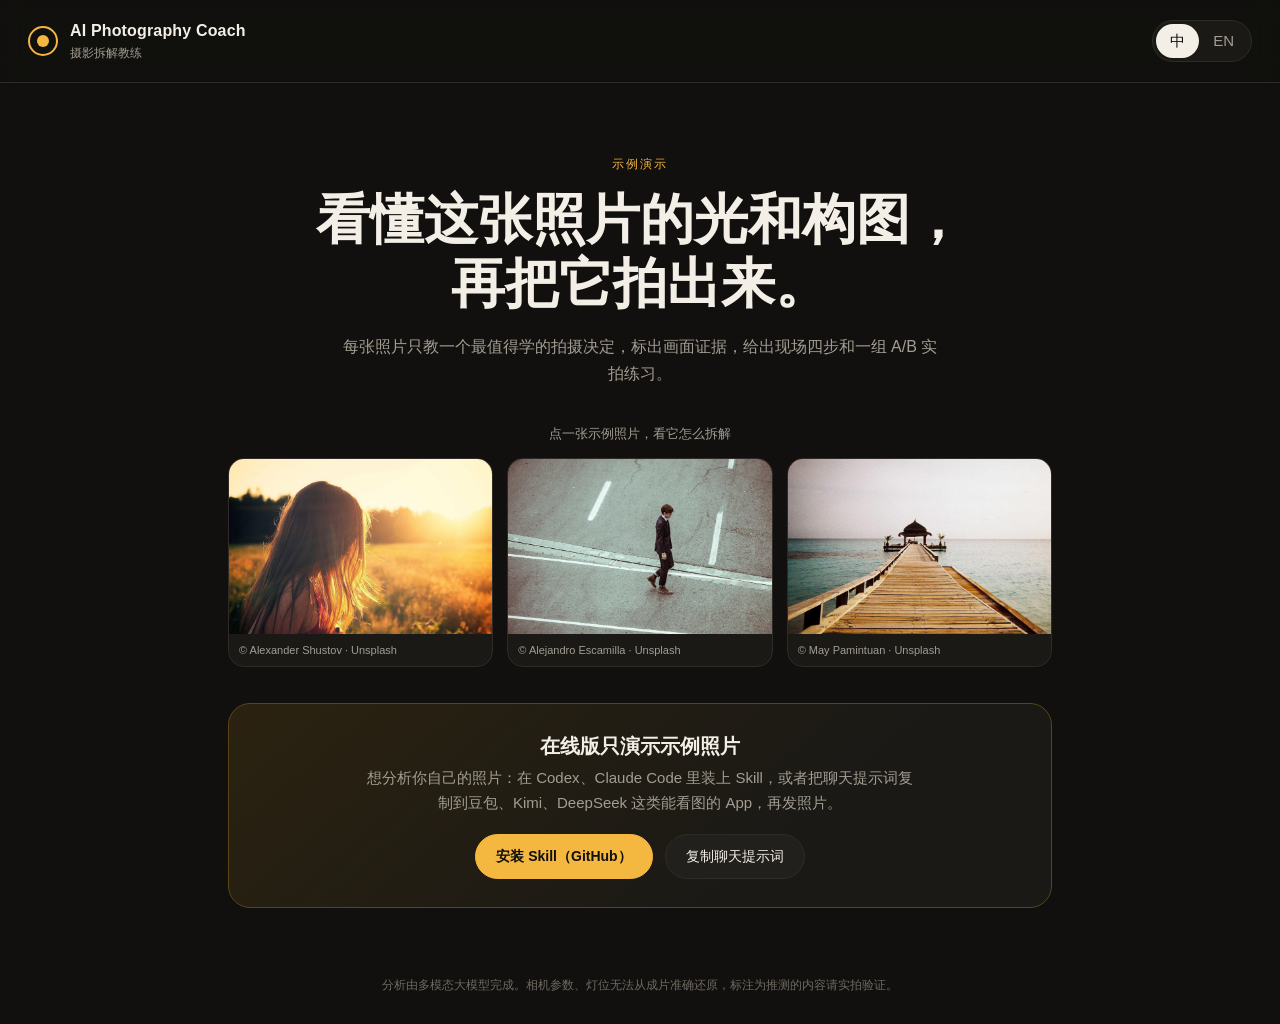
<file: index.html>
<!doctype html>
<html lang="zh-CN" data-mode="static">
<head>
  <meta charset="utf-8" />
  <meta name="viewport" content="width=device-width, initial-scale=1" />
  <title>AI Photography Coach</title>
  <link rel="stylesheet" href="styles.css?v=1795143406" />
</head>
<body>
  <header class="top">
    <button class="brand" id="home" type="button">
      <span class="brand-mark" aria-hidden="true"></span>
      <span><b>AI Photography Coach</b><small data-i18n="brandSub"></small></span>
    </button>
    <div class="lang" role="group" aria-label="Language">
      <button type="button" data-lang="zh">中</button>
      <button type="button" data-lang="en">EN</button>
    </div>
  </header>

  <main id="landing" class="landing">
    <p class="eyebrow" data-i18n="eyebrow"></p>
    <h1 data-i18n="headline"></h1>
    <p class="lede" data-i18n="lede"></p>

    <label class="drop" id="drop">
      <input id="file" type="file" accept="image/jpeg,image/png,image/webp" hidden />
      <span class="drop-icon" aria-hidden="true"></span>
      <span class="drop-title" data-i18n="dropTitle"></span>
      <span class="drop-hint" data-i18n="dropHint"></span>
    </label>

    <div class="options">
      <div class="seg" role="group">
        <button type="button" data-owner="reference" class="on" data-i18n="ownerRef"></button>
        <button type="button" data-owner="mine" data-i18n="ownerMine"></button>
      </div>
      <input id="intent" class="intent" maxlength="60" data-i18n-placeholder="intentPh" />
    </div>

    <section class="samples">
      <p data-i18n="samples"></p>
      <div id="sampleList" class="sample-list"></div>
    </section>

    <section id="cta" class="cta" hidden>
      <p class="cta-title" data-i18n="ctaTitle"></p>
      <p class="cta-text" data-i18n="ctaText"></p>
      <div class="cta-actions">
        <a id="ctaSkill" class="cta-btn primary" target="_blank" rel="noopener" data-i18n="ctaSkill"></a>
        <button id="ctaCopy" type="button" class="cta-btn" data-i18n="ctaCopy"></button>
      </div>
    </section>
  </main>

  <main id="studio" class="studio" hidden>
    <section class="stage-col">
      <div class="stage" id="stage">
        <img id="photo" alt="" />
        <svg id="overlay" class="overlay" viewBox="0 0 1000 1000" preserveAspectRatio="none" aria-hidden="true"></svg>
        <div id="labels" class="labels"></div>
        <div class="scan" id="scan"></div>
      </div>
      <div class="stage-bar">
        <span class="legend"><i class="solid"></i><span data-i18n="legendSeen"></span><i class="dash"></i><span data-i18n="legendGuess"></span></span>
        <button type="button" id="toggleMarks" class="ghost" data-i18n="toggleMarks"></button>
      </div>
    </section>

    <section class="card-col" id="card">
      <ol class="progress" id="progress"></ol>
      <div id="sections"></div>
    </section>
  </main>

  <footer class="foot" data-i18n="foot"></footer>
  <script type="module" src="app.js?v=1795143406"></script>
</body>
</html>
</file>
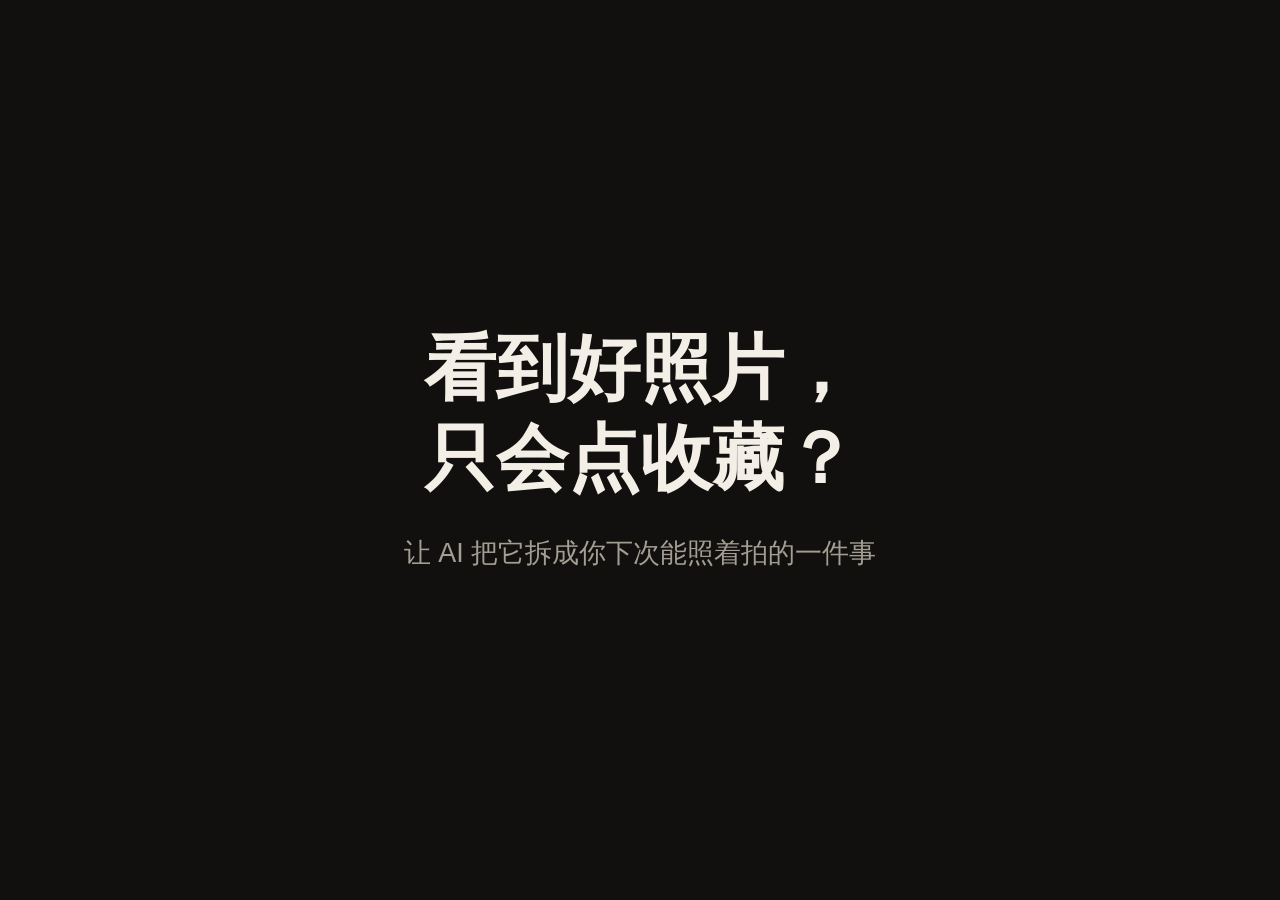
<file: story.html>
<!doctype html>
<html lang="zh-CN">
<head>
  <meta charset="utf-8" />
  <meta name="viewport" content="width=device-width, initial-scale=1" />
  <title>AI Photography Coach · Story</title>
  <link rel="stylesheet" href="styles.css?v=1795143406" />
  <link rel="stylesheet" href="story.css?v=1795143406" />
</head>
<body class="st">
  <div class="st-frame">
    <header class="st-head">
      <span class="st-num" id="num"></span>
      <div><h2 id="title"></h2><p id="sub"></p></div>
    </header>
    <div class="st-body">
      <div class="st-photo stage" id="stage">
        <img id="photo" alt="" />
        <svg id="overlay" class="overlay" viewBox="0 0 1000 1000" preserveAspectRatio="none" aria-hidden="true"></svg>
        <div id="labels" class="labels"></div>
      </div>
      <div class="st-panel" id="panel"></div>
    </div>
    <footer class="st-brand"><span class="brand-mark" aria-hidden="true"></span>AI Photography Coach · photo-study-coach</footer>
  </div>
  <div class="st-cover" id="cover"></div>
  <script type="module" src="story.js?v=1795143406"></script>
</body>
</html>
</file>
<file: styles.css>
:root {
  --bg: #11100e;
  --panel: #1a1916;
  --panel-2: #22201c;
  --line: #2f2c27;
  --text: #f3efe7;
  --muted: #a39d92;
  --accent: #f4b740;
  --guess: #8fd3ff;
  --good: #8fd6a2;
  --bad: #f0907c;
  --serif: "Songti SC", "Noto Serif SC", Georgia, serif;
  --sans: -apple-system, "PingFang SC", "Helvetica Neue", "Microsoft YaHei", sans-serif;
  color-scheme: dark;
}
* { box-sizing: border-box; }
html, body { margin: 0; background: var(--bg); color: var(--text); font: 15px/1.65 var(--sans); }
button { font: inherit; color: inherit; cursor: pointer; }
[hidden] { display: none !important; }

.top { display: flex; align-items: center; justify-content: space-between; padding: 18px 28px; border-bottom: 1px solid var(--line); position: sticky; top: 0; z-index: 10; background: rgb(17 16 14 / 0.88); backdrop-filter: blur(12px); }
.brand { display: flex; gap: 12px; align-items: center; background: none; border: 0; padding: 0; text-align: left; }
.brand b { display: block; font-size: 16px; letter-spacing: 0.01em; }
.brand small { display: block; color: var(--muted); font-size: 12px; }
.brand-mark { width: 30px; height: 30px; border-radius: 50%; border: 2px solid var(--accent); position: relative; }
.brand-mark::after { content: ""; position: absolute; inset: 7px; border-radius: 50%; background: var(--accent); }
.lang, .seg { display: inline-flex; padding: 3px; border: 1px solid var(--line); border-radius: 999px; background: var(--panel); }
.lang button, .seg button { border: 0; background: none; padding: 5px 14px; border-radius: 999px; color: var(--muted); }
.lang button.on, .seg button.on { background: var(--text); color: var(--bg); }

.landing { max-width: 880px; margin: 0 auto; padding: 72px 28px 40px; text-align: center; }
.eyebrow { color: var(--accent); letter-spacing: 0.18em; text-transform: uppercase; font-size: 12px; margin: 0; }
h1 { font: 600 clamp(32px, 5vw, 54px)/1.18 var(--serif); margin: 14px 0 18px; white-space: pre-line; }
.lede { color: var(--muted); max-width: 600px; margin: 0 auto 36px; font-size: 16px; }
.drop { display: flex; flex-direction: column; align-items: center; gap: 6px; padding: 44px 24px; border: 1.5px dashed #4a453d; border-radius: 22px; background: var(--panel); cursor: pointer; transition: border-color .2s, background .2s, transform .2s; }
.drop:hover, .drop.over { border-color: var(--accent); background: #1f1c16; transform: translateY(-2px); }
.drop-icon { width: 46px; height: 46px; border-radius: 14px; border: 2px solid var(--accent); position: relative; margin-bottom: 8px; }
.drop-icon::before { content: ""; position: absolute; left: 50%; top: 9px; width: 2px; height: 24px; background: var(--accent); transform: translateX(-50%); }
.drop-icon::after { content: ""; position: absolute; left: 50%; top: 20px; width: 24px; height: 2px; background: var(--accent); transform: translateX(-50%); }
.drop-title { font-size: 18px; font-weight: 600; }
.drop-hint { color: var(--muted); font-size: 13px; }
.options { display: flex; gap: 12px; justify-content: center; align-items: center; margin: 18px 0 0; flex-wrap: wrap; }
.intent { width: 280px; padding: 9px 16px; border-radius: 999px; border: 1px solid var(--line); background: var(--panel); color: var(--text); font: inherit; }
.intent:focus { outline: none; border-color: var(--accent); }
.samples { margin-top: 48px; }
.cta { padding: 28px 24px; border: 1px solid #5a4518; border-radius: 22px; background: linear-gradient(140deg, #2b2210, var(--panel) 70%); }
.cta-title { font: 600 20px/1.4 var(--serif); margin: 0 0 6px; }
.cta-text { color: var(--muted); margin: 0 auto 18px; max-width: 560px; }
.cta-actions { display: flex; gap: 12px; justify-content: center; flex-wrap: wrap; }
.cta-btn { display: inline-block; padding: 10px 20px; border-radius: 999px; border: 1px solid var(--line); background: var(--panel-2); color: var(--text); text-decoration: none; font-size: 14px; }
.cta-btn.primary { background: var(--accent); border-color: var(--accent); color: var(--bg); font-weight: 600; }
.cta-btn:hover { filter: brightness(1.1); }
.static .samples { margin-top: 32px; }
.static .cta { margin-top: 36px; }
.samples p { color: var(--muted); font-size: 13px; }
.sample-list { display: grid; grid-template-columns: repeat(3, 1fr); gap: 14px; }
.sample { border: 1px solid var(--line); border-radius: 16px; overflow: hidden; padding: 0; background: var(--panel); transition: transform .2s, border-color .2s; }
.sample:hover { transform: translateY(-3px); border-color: var(--accent); }
.sample.picked { transform: translateY(-6px) scale(1.04); border-color: var(--accent); box-shadow: 0 10px 40px rgb(244 183 64 / .35); }
html:has(body.demo) { scrollbar-width: none; }
html:has(body.demo)::-webkit-scrollbar, body.demo::-webkit-scrollbar { display: none; }
.slot { scroll-margin-top: 96px; }
.sample img { width: 100%; aspect-ratio: 3 / 2; object-fit: cover; display: block; }
.sample span { display: block; padding: 7px 10px; font-size: 11px; color: var(--muted); text-align: left; }

.studio { display: grid; grid-template-columns: minmax(0, 1.25fr) minmax(360px, 1fr); gap: 32px; padding: 28px; max-width: 1480px; margin: 0 auto; align-items: start; }
.stage-col { position: sticky; top: 92px; }
.stage { position: relative; width: 100%; border-radius: 18px; overflow: hidden; background: #000; margin: 0 auto; aspect-ratio: var(--ar, 1.5); width: min(100%, calc((100vh - 200px) * var(--ar, 1.5))); }
.stage img { position: absolute; inset: 0; width: 100%; height: 100%; object-fit: contain; transition: filter .6s; }
.stage.focus img { filter: brightness(.55); }
.overlay, .labels { position: absolute; inset: 0; width: 100%; height: 100%; }
.hide-marks .overlay, .hide-marks .labels { opacity: 0; }
.overlay, .labels { transition: opacity .3s; pointer-events: none; }
.labels .tag { pointer-events: auto; }

.mark { color: var(--accent); fill: none; stroke: currentColor; stroke-width: 3.5; stroke-linecap: round; stroke-linejoin: round; filter: drop-shadow(0 0 6px rgb(0 0 0 / .7)); }
.mark > * { stroke-dasharray: 1; stroke-dashoffset: 1; animation: draw 1s ease-out forwards; animation-delay: var(--d); }
.mark .dot { fill: currentColor; stroke: none; opacity: 0; animation: fade .4s forwards; animation-delay: var(--d); }
.mark.inferred { color: var(--guess); }
.mark.inferred > * { stroke-dasharray: .02 .02; stroke-dashoffset: 0; opacity: 0; animation: fade .8s forwards; animation-delay: var(--d); }
.mark.hl { stroke-width: 6; }
.focus .mark:not(.hl), .focus .tag:not(.hl) { opacity: .15 !important; }
@keyframes draw { to { stroke-dashoffset: 0; } }
@keyframes fade { to { opacity: 1; } }

.tag { position: absolute; transform: translate(-2px, calc(-100% - 6px)); display: inline-flex; gap: 6px; align-items: center; padding: 3px 10px 3px 4px; border-radius: 999px; background: rgb(17 16 14 / .86); border: 1px solid var(--accent); font-size: 12.5px; white-space: nowrap; opacity: 0; animation: fade .4s forwards; animation-delay: var(--d); transition: opacity .2s; max-width: 46%; overflow: hidden; text-overflow: ellipsis; }
.tag b, .evidence li > b { display: inline-grid; place-items: center; width: 19px; height: 19px; border-radius: 50%; background: var(--accent); color: var(--bg); font-size: 11px; flex: none; }
.tag.inferred { border-color: var(--guess); border-style: dashed; }
.tag.flip-x { transform: translate(calc(-100% + 2px), calc(-100% - 6px)); }
.tag.flip-y { transform: translate(-2px, 8px); }
.tag.flip-x.flip-y { transform: translate(calc(-100% + 2px), 8px); }
.tag.inferred b { background: var(--guess); }

.scan { position: absolute; inset: 0; pointer-events: none; opacity: 0; transition: opacity .4s; }
.scanning .scan { opacity: 1; }
.scan::before { content: ""; position: absolute; left: 0; right: 0; height: 30%; background: linear-gradient(180deg, transparent, rgb(244 183 64 / .22), transparent); border-bottom: 1px solid rgb(244 183 64 / .8); animation: scan 2.2s ease-in-out infinite; }
.scan::after { content: ""; position: absolute; inset: 0; background-image: linear-gradient(rgb(255 255 255 / .07) 1px, transparent 1px), linear-gradient(90deg, rgb(255 255 255 / .07) 1px, transparent 1px); background-size: 33.33% 33.33%; }
@keyframes scan { 0% { top: -30%; } 100% { top: 100%; } }

.stage-bar { display: flex; justify-content: space-between; align-items: center; margin-top: 12px; color: var(--muted); font-size: 12.5px; }
.legend { display: inline-flex; align-items: center; gap: 8px; }
.legend i { display: inline-block; width: 22px; height: 0; border-top: 3px solid var(--accent); }
.legend i.dash { border-top: 3px dashed var(--guess); margin-left: 10px; }
.ghost { background: none; border: 1px solid var(--line); border-radius: 999px; padding: 4px 12px; font-size: 12.5px; color: var(--muted); }
.ghost:hover { color: var(--text); border-color: var(--muted); }

.setup { margin-top: 14px; background: var(--panel-2); border-radius: 14px; padding: 12px 14px 4px; }
.setup-head { display: flex; justify-content: space-between; font-size: 13px; }
.setup-head span { color: var(--muted); font-size: 12px; }
.setup svg { display: block; width: 100%; max-height: 230px; }
.setup .orbit { fill: none; stroke: var(--line); stroke-dasharray: 3 5; }
.setup .subject circle { fill: var(--panel-2); stroke: var(--text); stroke-width: 2; }
.setup .subject line { stroke: var(--text); stroke-width: 2.5; }
.setup .cam rect, .setup .cam path { fill: var(--text); }
.setup .lamp { opacity: 0; animation: fade .6s forwards; animation-delay: var(--d); }
.setup .lamp line { stroke: var(--accent); stroke-width: 2.5; }
.setup .lamp circle { fill: var(--accent); }
.setup marker path { fill: var(--accent); }
.setup text { fill: var(--muted); font-size: 11px; text-anchor: middle; }
.setup text.left { text-anchor: start; }
.setup text.sun { fill: var(--bg); font-size: 13px; font-weight: 700; }

.progress { list-style: none; display: flex; gap: 6px; padding: 0; margin: 0 0 18px; flex-wrap: wrap; }
.progress li { font-size: 12px; padding: 4px 11px; border-radius: 999px; border: 1px solid var(--line); color: var(--muted); transition: all .3s; }
.progress li.now { border-color: var(--accent); color: var(--accent); animation: pulse 1.4s ease-in-out infinite; }
.progress li.done { background: var(--accent); border-color: var(--accent); color: var(--bg); }
@keyframes pulse { 50% { opacity: .45; } }

.slot.in > * { animation: rise .5s ease-out; }
.slot.pending { height: 96px; border-radius: 16px; margin-bottom: 14px; background: linear-gradient(90deg, var(--panel) 0%, var(--panel-2) 50%, var(--panel) 100%); background-size: 200% 100%; animation: shimmer 1.4s linear infinite; }
@keyframes shimmer { to { background-position: -200% 0; } }
@keyframes rise { from { opacity: 0; transform: translateY(10px); } }

.sec { background: var(--panel); border: 1px solid var(--line); border-radius: 16px; padding: 18px 20px; margin-bottom: 14px; }
.sec h3 { margin: 0 0 8px; font-size: 12.5px; letter-spacing: .08em; color: var(--muted); font-weight: 600; display: flex; gap: 8px; align-items: center; flex-wrap: wrap; }
.sec p { margin: 6px 0; }
.sec .big { font-size: 15.5px; }
.note { color: var(--muted); font-size: 12px; }
.intent-line { color: var(--muted); font-style: italic; }
.lesson { background: linear-gradient(140deg, #2b2210, var(--panel) 70%); border-color: #5a4518; }
.lesson .headline { font: 600 25px/1.35 var(--serif); color: var(--text); margin: 4px 0 10px; }
.lvl { font-size: 11px; letter-spacing: 0; padding: 1px 8px; border-radius: 999px; border: 1px solid; font-weight: 500; }
.lvl-A { color: var(--good); }
.lvl-B { color: var(--accent); }
.lvl-C { color: var(--guess); border-style: dashed; }
.evidence { list-style: none; padding: 0; margin: 0; }
.evidence li { display: flex; gap: 10px; padding: 8px; margin: 0 -8px; border-radius: 10px; cursor: default; transition: background .2s; }
.evidence li.hl, .evidence li:hover { background: var(--panel-2); }
.evidence li > b { margin-top: 3px; }
.evidence strong { display: block; font-weight: 600; }
.evidence span { color: var(--muted); }
.chips { display: flex; flex-wrap: wrap; gap: 8px; margin: 10px 0; }
.chips span { font-size: 12px; color: var(--muted); background: var(--panel-2); border-radius: 10px; padding: 6px 10px; display: flex; flex-direction: column; max-width: 100%; }
.chips b { color: var(--text); font-weight: 500; font-size: 13px; }
.dots { padding-left: 18px; margin: 6px 0; color: #d6d0c5; }
dl { margin: 8px 0 0; }
.kv { display: grid; grid-template-columns: 82px 1fr; gap: 10px; padding: 6px 0; border-top: 1px solid var(--line); }
.kv dt { color: var(--muted); font-size: 13px; }
.kv dd { margin: 0; }
.path { padding-left: 20px; margin: 8px 0 0; }
.recipe { border-color: #5a4518; }
.four { list-style: none; padding: 0; margin: 0; display: grid; gap: 10px; }
.four li { display: flex; gap: 12px; }
.four li > span { flex: none; width: 28px; height: 28px; border-radius: 50%; border: 1.5px solid var(--accent); color: var(--accent); display: grid; place-items: center; font-weight: 600; }
.four b { font-size: 13px; color: var(--accent); }
.four p { margin: 0; }
.tradeoff { display: grid; grid-template-columns: 1fr 1fr; gap: 10px; margin-top: 10px; }
.tradeoff div { background: var(--panel-2); border-radius: 12px; padding: 10px 12px; font-size: 14px; }
.tradeoff b { display: block; font-size: 12px; margin-bottom: 2px; }
.gain b { color: var(--good); }
.lose b { color: var(--bad); }
.muted { color: var(--muted); font-size: 13.5px; }
.ab { display: grid; grid-template-columns: 1fr 1fr; gap: 10px; margin: 10px 0; }
.ab div { background: var(--panel-2); border-radius: 12px; padding: 10px 12px; }
.ab b { font: 700 22px/1 var(--serif); color: var(--accent); }
.ab p { margin: 6px 0 0; font-size: 14px; }
.check { color: var(--good); }
.scene { padding: 10px 0; border-top: 1px solid var(--line); }
.scene:first-of-type { border-top: 0; padding-top: 0; }
.fit, .nofit { font-size: 13px; color: var(--muted); }
.nofit { color: #c9a39a; }
.deep summary { cursor: pointer; color: var(--muted); font-size: 13px; }
.deep h4 { font-size: 13px; margin: 14px 0 4px; }
.error { border-color: var(--bad); }
.error h3 { color: var(--bad); }
.foot { color: #6f6a61; font-size: 12px; text-align: center; padding: 28px; max-width: 760px; margin: 0 auto; }

@media (max-width: 900px) {
  .top { padding: 14px 18px; }
  .studio { grid-template-columns: 1fr; padding: 16px; gap: 18px; }
  /* Keep the photo pinned above the card so annotations stay in view while reading on a phone. */
  .stage-col { position: sticky; top: 61px; z-index: 5; background: var(--bg); margin: -16px -16px 0; padding: 12px 16px 8px; box-shadow: 0 12px 24px var(--bg); }
  .stage { width: min(100%, calc(34vh * var(--ar, 1.5))); }
  .stage-bar { margin-top: 8px; }
  .landing { padding-top: 44px; }
  .sample-list { grid-template-columns: repeat(3, 1fr); gap: 8px; }
  .tag { font-size: 11px; }
}
</file>
<file: story.css>
/* Explainer video layout: fixed 16:9 or 9:16 screen, no scrolling. */
html, body.st { height: 100%; overflow: hidden; }
body.st { scrollbar-width: none; }
.st-frame { height: 100vh; display: grid; grid-template-rows: auto 1fr auto; gap: 2.4vh; padding: 4vh 4vw 3vh; }
.st-head { display: flex; gap: 1.6vw; align-items: center; height: 13vh; transition: opacity .35s, transform .35s; }
.st-num { flex: none; display: grid; place-items: center; width: 7.5vh; height: 7.5vh; border-radius: 50%; border: 2px solid var(--accent); color: var(--accent); font: 600 4vh/1 var(--serif); }
.st-num:empty { visibility: hidden; }
.st-head h2 { font: 600 5.4vh/1.25 var(--serif); margin: 0; }
.st-head p { margin: .6vh 0 0; color: var(--muted); font-size: 2.6vh; }
.st-body { display: grid; grid-template-columns: minmax(0, 1.5fr) minmax(0, 1fr); gap: 3.5vw; align-items: start; min-height: 0; overflow: hidden; }
.st-photo { width: min(100%, calc(68vh * var(--ar, 1.5))); justify-self: center; }
.st-photo .tag { font-size: 1.9vh; }
.st-panel { transition: opacity .35s, transform .35s; font-size: 3.5vh; line-height: 1.55; }
.swap .st-head, .swap .st-panel { opacity: 0; transform: translateY(1.2vh); }
.st-label { color: var(--muted); font-size: 2.5vh; letter-spacing: .06em; margin: 0 0 1.2vh; display: flex; gap: .8vw; align-items: center; }
.st-panel blockquote { margin: 0; font: 500 3.9vh/1.6 var(--serif); border-left: 3px solid var(--accent); padding-left: 1.6vw; }
.st-note { color: var(--accent); font-size: 2.6vh; margin-top: 2vh; }
.st-lesson { font: 600 5.4vh/1.35 var(--serif); margin: 0 0 2vh; }
.st-why { color: #d6d0c5; margin: 0 0 1.6vh; }
.st-ev { display: flex; gap: 1.2vw; animation: rise .45s ease-out; }
.st-ev > b { flex: none; display: grid; place-items: center; width: 5vh; height: 5vh; border-radius: 50%; background: var(--accent); color: var(--bg); font-size: 2.6vh; }
.st-ev strong { display: block; font: 600 4vh/1.4 var(--serif); }
.st-ev p { color: #d6d0c5; margin: 1vh 0 0; }
.st-panel .chips span { font-size: 2vh; }
.st-panel .chips b { font-size: 2.5vh; }
.st-panel .setup { background: var(--panel); }
.st-panel .setup svg { max-height: 38vh; }
.st-panel .four { gap: 2vh; }
.st-panel .four li > span { width: 4.4vh; height: 4.4vh; }
.st-panel .four b { font-size: 2.6vh; }
.st-panel .four p { font-size: 2.7vh; line-height: 1.45; }
.st-panel .ab p, .st-panel .tradeoff div { font-size: 3vh; }
.st-brand { display: flex; gap: .8vw; align-items: center; color: var(--muted); font-size: 1.9vh; }
.st-brand .brand-mark { width: 2.6vh; height: 2.6vh; }
.st-brand .brand-mark::after { inset: .55vh; }
.st-cover { position: fixed; inset: 0; z-index: 20; display: grid; place-items: center; padding: 8vw; background: var(--bg); opacity: 0; pointer-events: none; transition: opacity .5s; text-align: center; }
.st-cover.show { opacity: 1; }
.st-hook h1 { font: 600 8vh/1.25 var(--serif); margin: 0 0 3vh; white-space: pre-line; }
.st-hook p { color: var(--muted); font-size: 3vh; margin: 0; }
.st-hook.outro h1 { font-size: 7vh; color: var(--accent); }
.st-hook .how { color: var(--text); text-align: left; font-size: 2.8vh; margin: 1.6vh auto 0; padding: 1.6vh 2.4vw; border: 1px solid var(--line); border-radius: 16px; background: var(--panel); max-width: 900px; }

/* Portrait (9:16, Xiaohongshu): everything sits in the top ~74%,
   because the app overlays the caption and author name at the bottom. Layout is symmetric left and right.
   The photo has a fixed size and position on every screen so nothing jumps between points. */
@media (max-aspect-ratio: 1/1) {
  .st-frame { display: block; height: 100vh; padding: 7vh 6vw 0; }
  .st-brand { position: absolute; top: 2.6vh; left: 0; right: 0; justify-content: center; font-size: 1.5vh; }
  .st-head { height: 9vh; gap: 3vw; margin-bottom: 1.6vh; justify-content: center; }
  .st-head h2 { font-size: 3vh; }
  .st-head p { font-size: 1.6vh; }
  .st-num { width: 5.4vh; height: 5.4vh; font-size: 2.8vh; }
  .st-body { display: block; }
  .st-photo { width: min(100%, calc(24vh * var(--ar, 1.5))); margin: 0 auto 2vh; }
  .st-photo .tag { font-size: 1.15vh; }
  .st-panel { height: 29vh; overflow: hidden; font-size: 1.85vh; line-height: 1.5; }
  .st-panel blockquote { font-size: 2.2vh; padding-left: 3vw; }
  .st-lesson { font-size: 2.9vh; margin-bottom: 1.2vh; }
  .st-why { margin-bottom: 1vh; }
  .st-ev strong { font-size: 2.3vh; }
  .st-ev > b { width: 3.6vh; height: 3.6vh; font-size: 1.9vh; }
  .st-label, .st-note { font-size: 1.6vh; }
  .st-panel .chips { margin: .8vh 0; gap: 1.2vw; }
  .st-panel .chips span { font-size: 1.4vh; padding: .6vh 2vw; }
  .st-panel .chips b { font-size: 1.7vh; }
  .st-panel .setup { padding: .8vh 3vw .2vh; margin-top: .8vh; }
  .st-panel .setup-head { font-size: 1.4vh; }
  .st-panel .setup svg { max-height: 13vh; }
  .st-panel .four { gap: 1vh; }
  .st-panel .four li > span { width: 3.2vh; height: 3.2vh; font-size: 1.6vh; }
  .st-panel .four b { font-size: 1.7vh; display: inline; margin-right: 1.5vw; }
  .st-panel .four p { font-size: 1.7vh; line-height: 1.45; display: inline; }
  .st-panel .ab { margin: .8vh 0; gap: 2vw; }
  .st-panel .ab b { font-size: 2.4vh; }
  .st-panel .ab p { font-size: 1.65vh; line-height: 1.4; }
  .st-panel .check { font-size: 1.65vh; }
  .st-cover { place-items: start center; padding: 22vh 7vw 0; }
  .st-hook h1 { font-size: 4.4vh; }
  .st-hook p { font-size: 2vh; }
  .st-hook.outro h1 { font-size: 4.4vh; }
  .st-hook .how { font-size: 1.75vh; padding: 1.2vh 3.5vw; margin-top: 1.2vh; }
}
</file>
